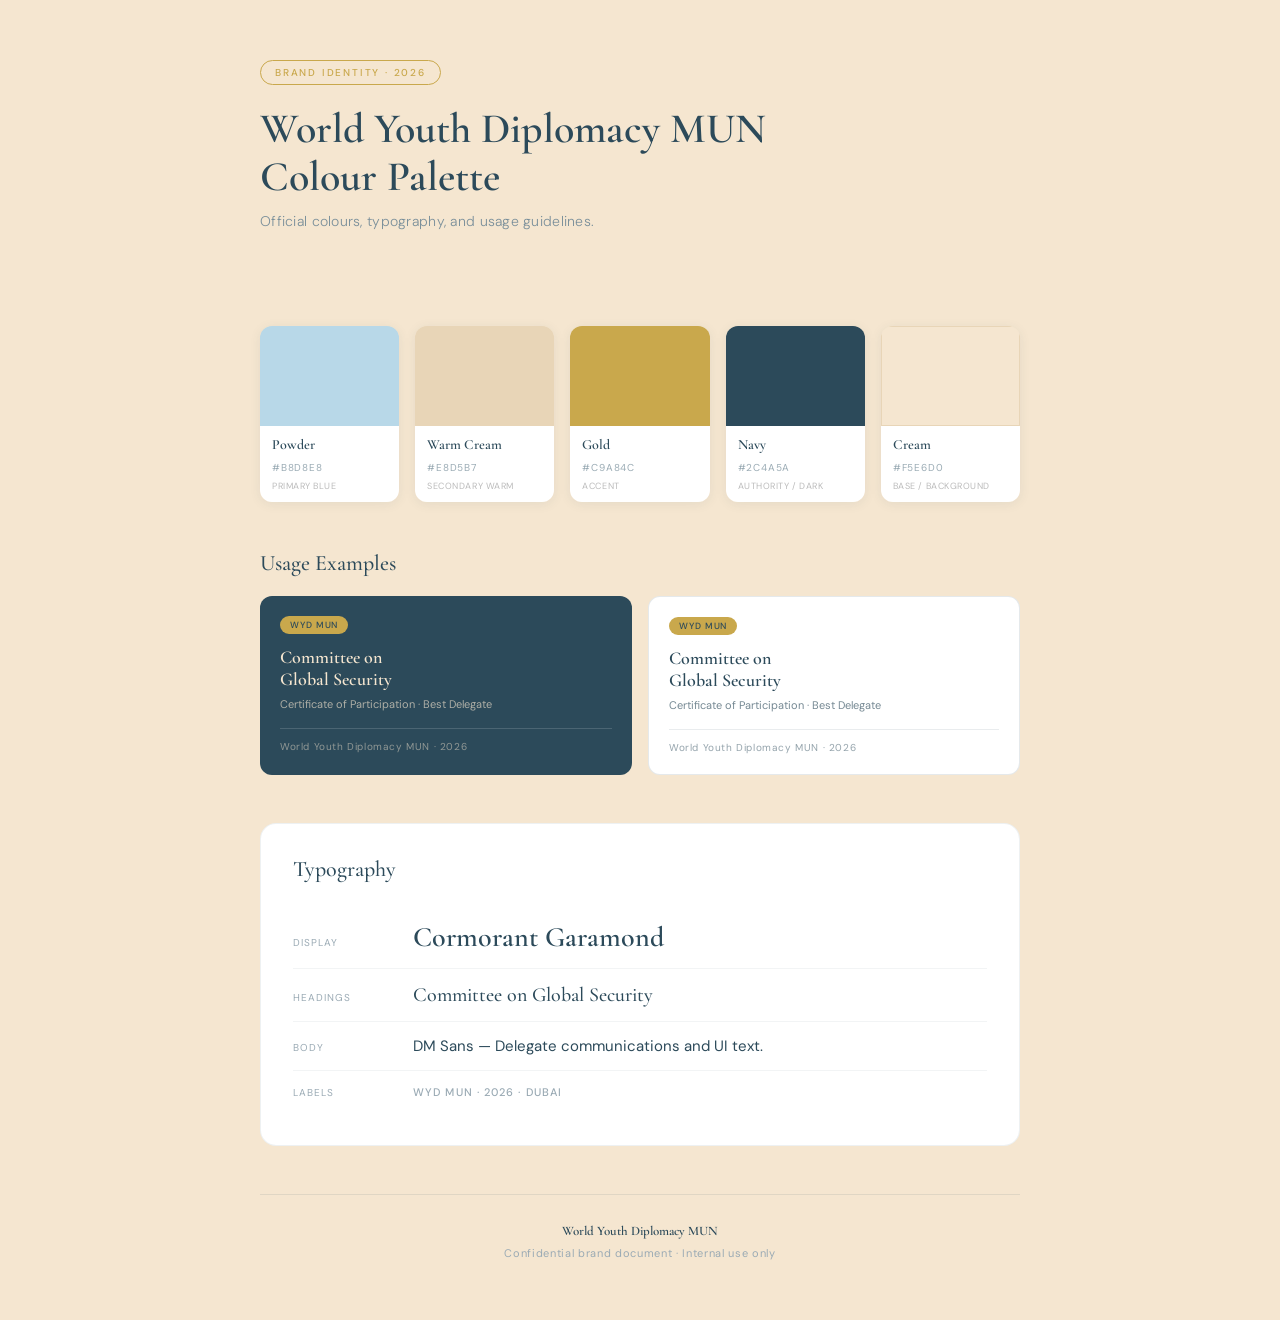
<file: brand_assets/WYD_MUN_Colour_Palette.html>
<!DOCTYPE html>
<html lang="en">
<head>
<meta charset="UTF-8">
<meta name="viewport" content="width=device-width, initial-scale=1.0">
<title>WYD MUN — Colour Palette</title>
<link href="https://fonts.googleapis.com/css2?family=Cormorant+Garamond:wght@400;500;600&family=DM+Sans:wght@300;400;500&display=swap" rel="stylesheet">
<style>
  *, *::before, *::after { box-sizing: border-box; margin: 0; padding: 0; }

  :root {
    --powder: #B8D8E8;
    --cream-warm: #E8D5B7;
    --gold: #C9A84C;
    --navy: #2C4A5A;
    --cream-light: #F5E6D0;
    --navy-deep: #1A2F3A;
  }

  body {
    background: var(--cream-light);
    font-family: 'DM Sans', sans-serif;
    min-height: 100vh;
    padding: 60px 40px;
    color: var(--navy);
  }

  .page {
    max-width: 760px;
    margin: 0 auto;
  }

  .header {
    margin-bottom: 56px;
  }

  .conference-tag {
    display: inline-block;
    font-family: 'DM Sans', sans-serif;
    font-size: 10px;
    font-weight: 500;
    letter-spacing: 0.18em;
    text-transform: uppercase;
    color: var(--gold);
    border: 0.5px solid var(--gold);
    padding: 5px 14px;
    border-radius: 20px;
    margin-bottom: 20px;
  }

  .header h1 {
    font-family: 'Cormorant Garamond', serif;
    font-size: 42px;
    font-weight: 600;
    color: var(--navy);
    line-height: 1.15;
    margin-bottom: 10px;
  }

  .header p {
    font-size: 14px;
    color: #7a8f9a;
    font-weight: 300;
    letter-spacing: 0.02em;
  }

  .divider {
    height: 0.5px;
    background: linear-gradient(to right, var(--gold), transparent);
    margin: 40px 0;
  }

  .swatches-grid {
    display: grid;
    grid-template-columns: repeat(5, 1fr);
    gap: 16px;
    margin-bottom: 48px;
  }

  .swatch-card {
    border-radius: 12px;
    overflow: hidden;
    box-shadow: 0 2px 12px rgba(44,74,90,0.08);
  }

  .swatch-block {
    height: 100px;
  }

  .swatch-info {
    background: white;
    padding: 10px 12px;
  }

  .swatch-name {
    font-family: 'Cormorant Garamond', serif;
    font-size: 14px;
    font-weight: 600;
    color: var(--navy);
    display: block;
    margin-bottom: 2px;
  }

  .swatch-hex {
    font-size: 10px;
    color: #9aabB4;
    letter-spacing: 0.08em;
    font-weight: 400;
  }

  .swatch-role {
    font-size: 9px;
    color: #bbb;
    letter-spacing: 0.06em;
    text-transform: uppercase;
    margin-top: 4px;
    display: block;
  }

  .usage-section {
    margin-bottom: 48px;
  }

  .usage-section h2 {
    font-family: 'Cormorant Garamond', serif;
    font-size: 22px;
    font-weight: 500;
    color: var(--navy);
    margin-bottom: 20px;
  }

  .usage-grid {
    display: grid;
    grid-template-columns: 1fr 1fr;
    gap: 16px;
  }

  .usage-card {
    border-radius: 12px;
    padding: 20px;
    font-size: 12px;
  }

  .usage-card.dark {
    background: var(--navy);
    color: var(--cream-light);
  }

  .usage-card.light {
    background: white;
    border: 0.5px solid rgba(44,74,90,0.12);
    color: var(--navy);
  }

  .usage-card .badge {
    display: inline-block;
    font-size: 9px;
    font-weight: 500;
    letter-spacing: 0.1em;
    text-transform: uppercase;
    background: var(--gold);
    color: var(--navy);
    padding: 3px 10px;
    border-radius: 20px;
    margin-bottom: 12px;
  }

  .usage-card h3 {
    font-family: 'Cormorant Garamond', serif;
    font-size: 18px;
    font-weight: 600;
    margin-bottom: 6px;
  }

  .usage-card.dark h3 { color: var(--cream-light); }
  .usage-card.light h3 { color: var(--navy); }

  .usage-card p {
    font-size: 11px;
    opacity: 0.65;
    line-height: 1.6;
    margin-bottom: 14px;
  }

  .usage-card .hr {
    height: 0.5px;
    background: rgba(255,255,255,0.15);
    margin: 12px 0;
  }

  .usage-card.light .hr {
    background: rgba(44,74,90,0.1);
  }

  .usage-card .meta {
    font-size: 10px;
    opacity: 0.5;
    letter-spacing: 0.06em;
  }

  .typography-section {
    background: white;
    border-radius: 16px;
    padding: 32px;
    border: 0.5px solid rgba(44,74,90,0.08);
    margin-bottom: 48px;
  }

  .typography-section h2 {
    font-family: 'Cormorant Garamond', serif;
    font-size: 22px;
    font-weight: 500;
    color: var(--navy);
    margin-bottom: 24px;
  }

  .type-row {
    display: flex;
    align-items: baseline;
    gap: 20px;
    padding: 14px 0;
    border-bottom: 0.5px solid rgba(44,74,90,0.06);
  }

  .type-row:last-child { border-bottom: none; }

  .type-label {
    font-size: 10px;
    color: #9aaab4;
    letter-spacing: 0.1em;
    text-transform: uppercase;
    min-width: 100px;
  }

  .type-sample-serif {
    font-family: 'Cormorant Garamond', serif;
    color: var(--navy);
  }

  .type-sample-sans {
    font-family: 'DM Sans', sans-serif;
    color: var(--navy);
  }

  .footer {
    text-align: center;
    padding-top: 24px;
    border-top: 0.5px solid rgba(44,74,90,0.1);
  }

  .footer p {
    font-size: 11px;
    color: #9aaab4;
    letter-spacing: 0.06em;
  }

  .footer strong {
    font-family: 'Cormorant Garamond', serif;
    font-size: 13px;
    font-weight: 600;
    color: var(--navy);
  }
</style>
</head>
<body>
<div class="page">

  <div class="header">
    <div class="conference-tag">Brand Identity · 2026</div>
    <h1>World Youth Diplomacy MUN<br>Colour Palette</h1>
    <p>Official colours, typography, and usage guidelines.</p>
  </div>

  <div class="divider"></div>

  <div class="swatches-grid">
    <div class="swatch-card">
      <div class="swatch-block" style="background:#B8D8E8;"></div>
      <div class="swatch-info">
        <span class="swatch-name">Powder</span>
        <span class="swatch-hex">#B8D8E8</span>
        <span class="swatch-role">Primary Blue</span>
      </div>
    </div>
    <div class="swatch-card">
      <div class="swatch-block" style="background:#E8D5B7;"></div>
      <div class="swatch-info">
        <span class="swatch-name">Warm Cream</span>
        <span class="swatch-hex">#E8D5B7</span>
        <span class="swatch-role">Secondary Warm</span>
      </div>
    </div>
    <div class="swatch-card">
      <div class="swatch-block" style="background:#C9A84C;"></div>
      <div class="swatch-info">
        <span class="swatch-name">Gold</span>
        <span class="swatch-hex">#C9A84C</span>
        <span class="swatch-role">Accent</span>
      </div>
    </div>
    <div class="swatch-card">
      <div class="swatch-block" style="background:#2C4A5A;"></div>
      <div class="swatch-info">
        <span class="swatch-name">Navy</span>
        <span class="swatch-hex">#2C4A5A</span>
        <span class="swatch-role">Authority / Dark</span>
      </div>
    </div>
    <div class="swatch-card">
      <div class="swatch-block" style="background:#F5E6D0; border: 0.5px solid #e8d5b7;"></div>
      <div class="swatch-info">
        <span class="swatch-name">Cream</span>
        <span class="swatch-hex">#F5E6D0</span>
        <span class="swatch-role">Base / Background</span>
      </div>
    </div>
  </div>

  <div class="usage-section">
    <h2>Usage Examples</h2>
    <div class="usage-grid">
      <div class="usage-card dark">
        <div class="badge">WYD MUN</div>
        <h3>Committee on<br>Global Security</h3>
        <p>Certificate of Participation · Best Delegate</p>
        <div class="hr"></div>
        <div class="meta">World Youth Diplomacy MUN · 2026</div>
      </div>
      <div class="usage-card light">
        <div class="badge">WYD MUN</div>
        <h3>Committee on<br>Global Security</h3>
        <p>Certificate of Participation · Best Delegate</p>
        <div class="hr"></div>
        <div class="meta">World Youth Diplomacy MUN · 2026</div>
      </div>
    </div>
  </div>

  <div class="typography-section">
    <h2>Typography</h2>
    <div class="type-row">
      <span class="type-label">Display</span>
      <span class="type-sample-serif" style="font-size:28px; font-weight:600;">Cormorant Garamond</span>
    </div>
    <div class="type-row">
      <span class="type-label">Headings</span>
      <span class="type-sample-serif" style="font-size:20px; font-weight:500;">Committee on Global Security</span>
    </div>
    <div class="type-row">
      <span class="type-label">Body</span>
      <span class="type-sample-sans" style="font-size:15px; font-weight:400;">DM Sans — Delegate communications and UI text.</span>
    </div>
    <div class="type-row">
      <span class="type-label">Labels</span>
      <span class="type-sample-sans" style="font-size:11px; font-weight:500; letter-spacing:0.1em; text-transform:uppercase; color:#9aaab4;">WYD MUN · 2026 · DUBAI</span>
    </div>
  </div>

  <div class="footer">
    <strong>World Youth Diplomacy MUN</strong>
    <p style="margin-top:6px;">Confidential brand document · Internal use only</p>
  </div>

</div>
</body>
</html>
</file>
